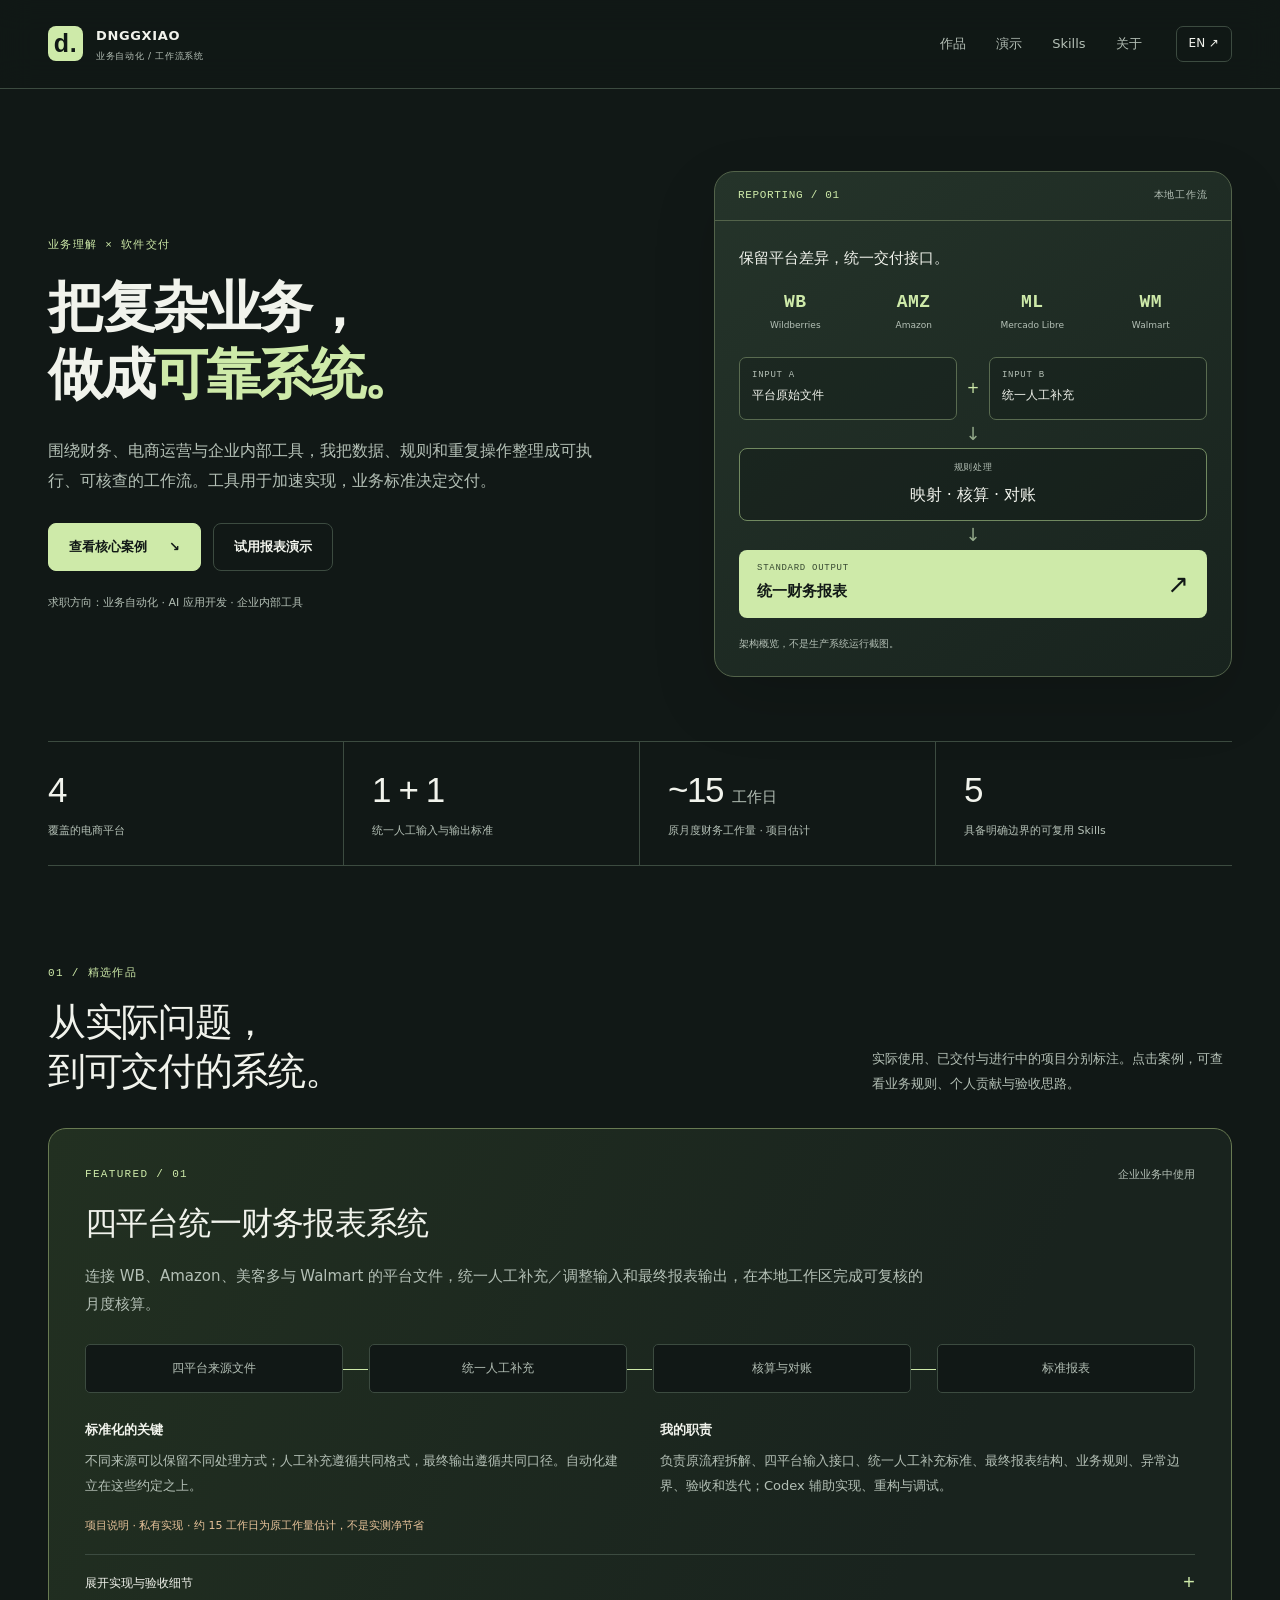
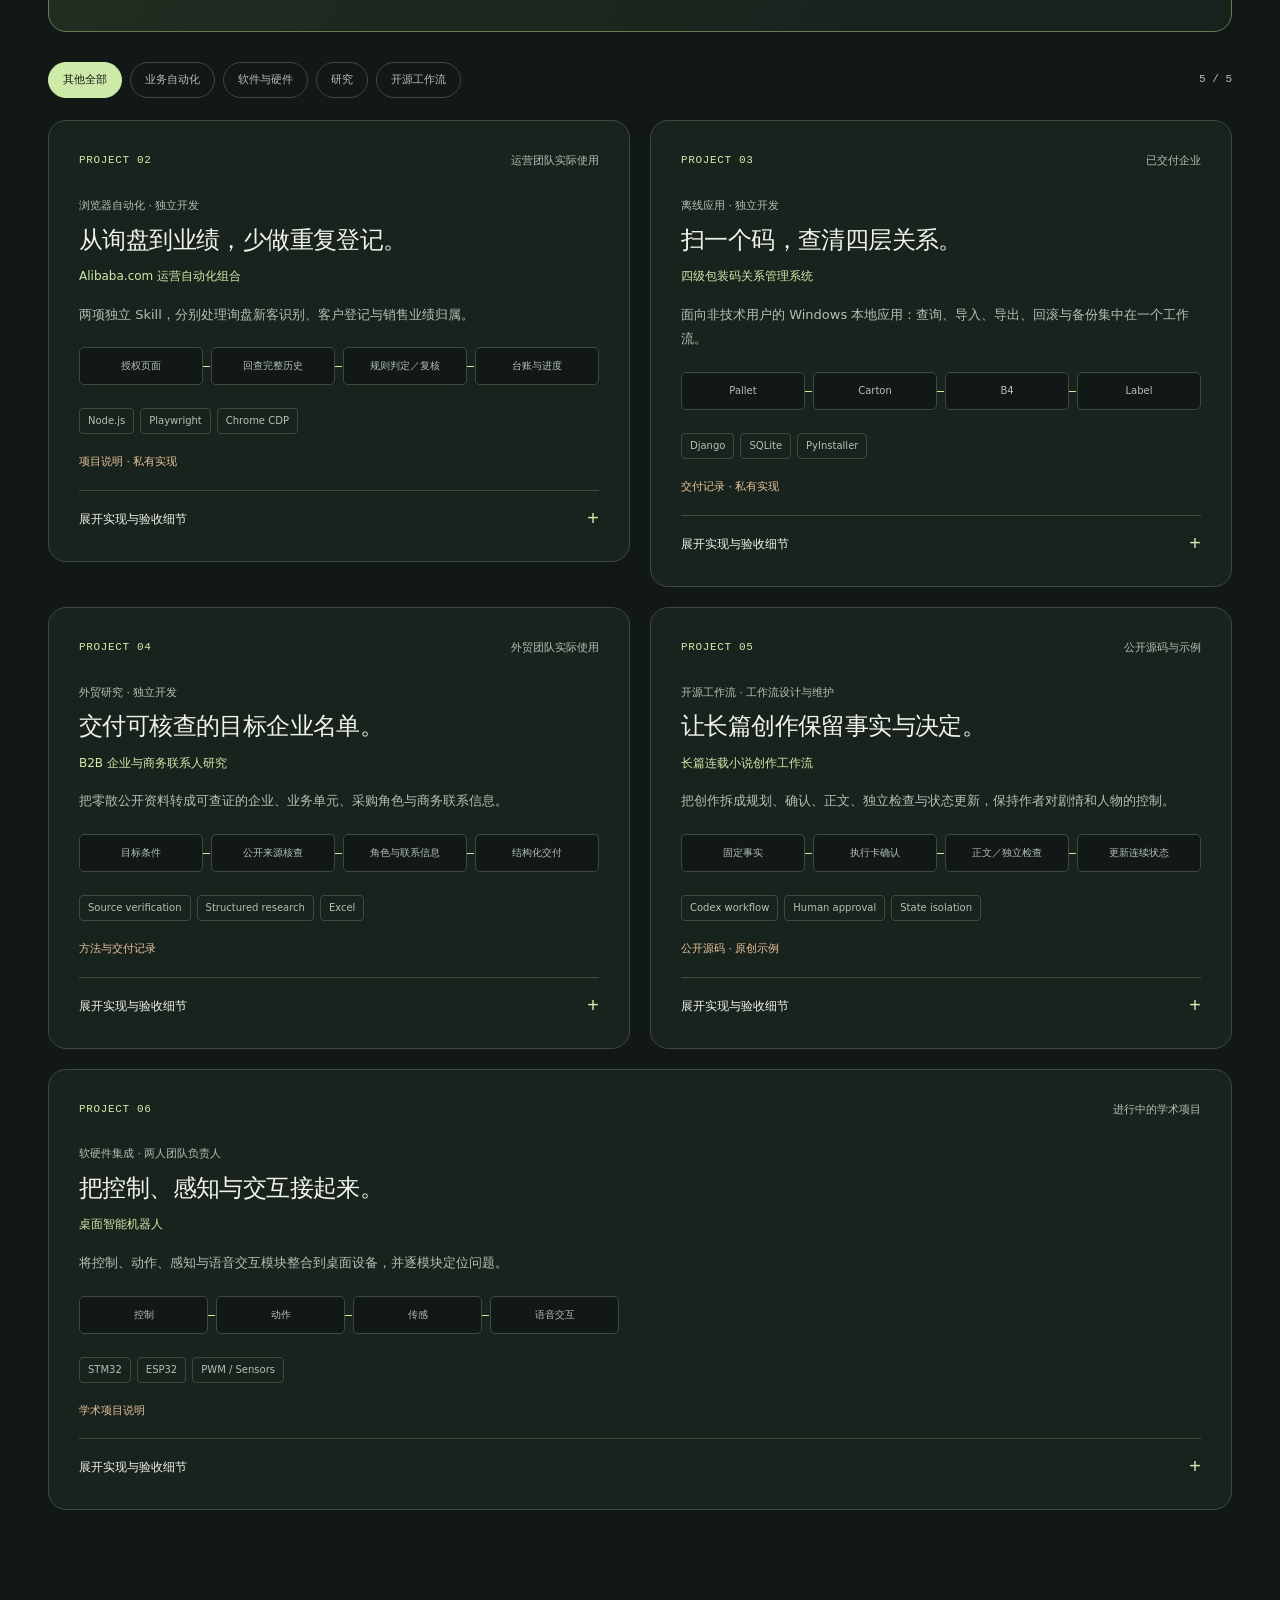
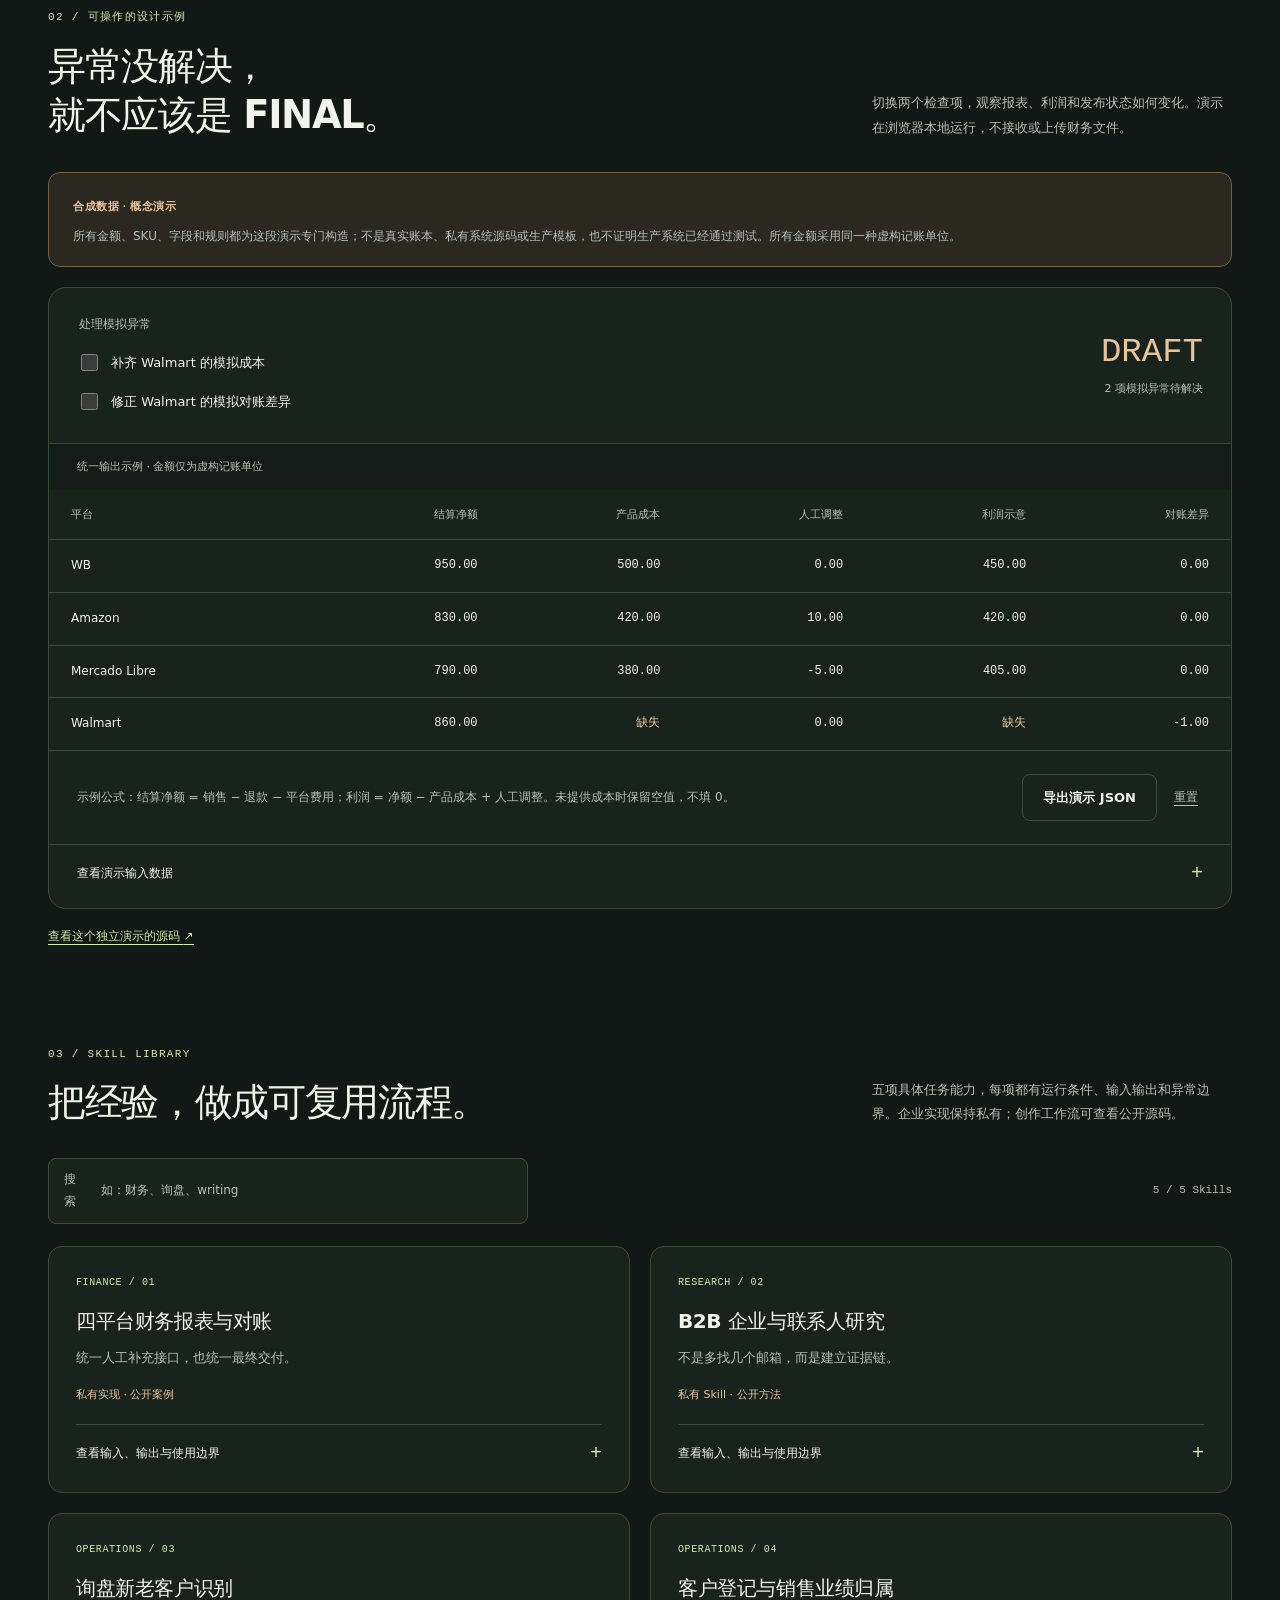
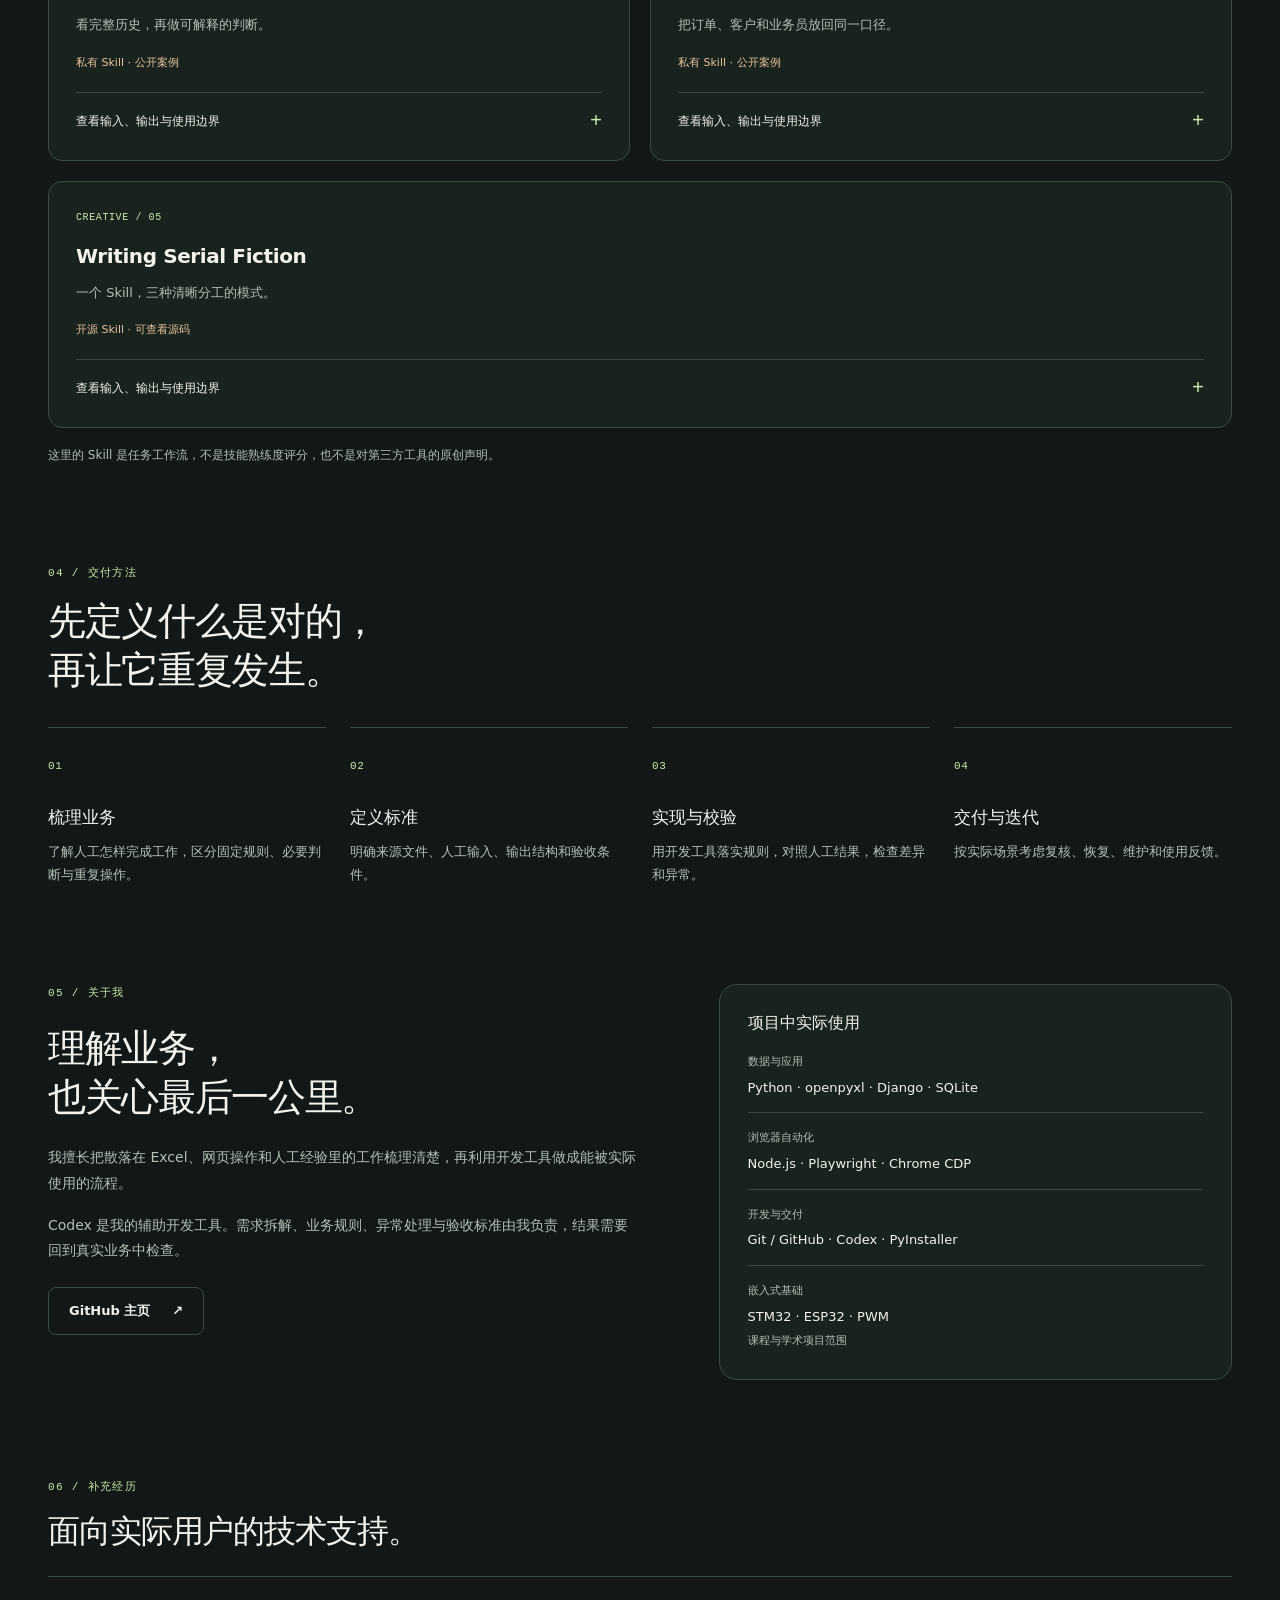
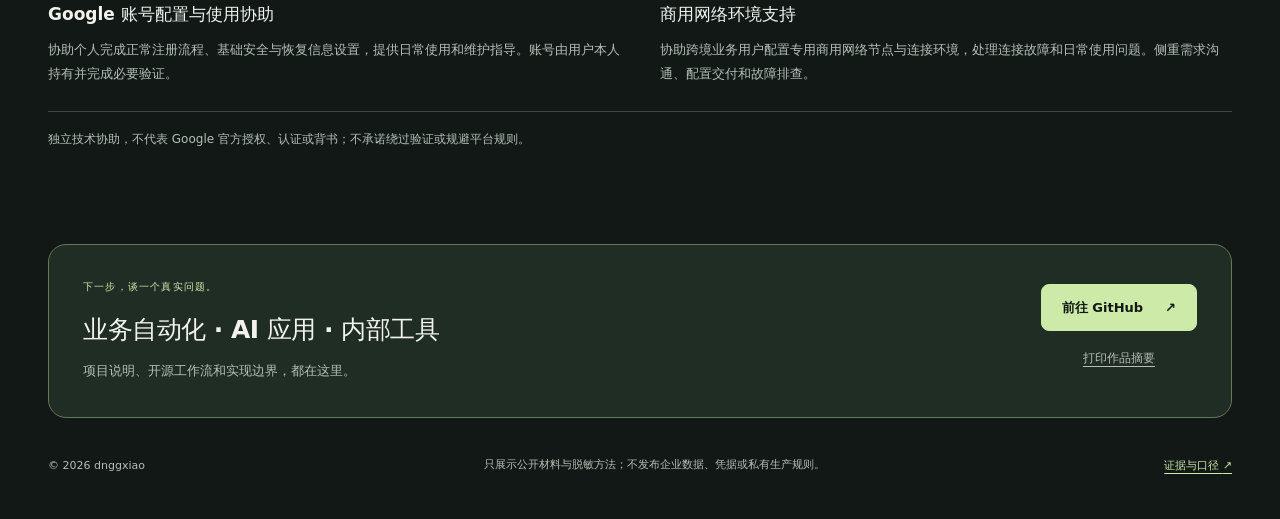
<file: docs/index.html>
<!doctype html>
<html lang="zh-CN">
<head>
<meta charset="utf-8">
<meta name="viewport" content="width=device-width,initial-scale=1">
<meta name="description" content="业务自动化求职作品集：四平台统一财务报表、电商运营、企业工具与五项可复用 Skill。">
<meta property="og:title" content="dnggxiao · 业务自动化与工作流系统">
<meta property="og:description" content="业务自动化求职作品集：四平台统一财务报表、电商运营、企业工具与五项可复用 Skill。">
<meta property="og:type" content="website">
<meta name="theme-color" content="#111816">
<meta name="referrer" content="strict-origin-when-cross-origin">
<meta name="color-scheme" content="dark light">
<meta http-equiv="Content-Security-Policy" content="default-src 'none'; script-src 'self'; style-src 'self'; img-src 'self' data:; connect-src 'none'; base-uri 'none'; form-action 'none'; object-src 'none'">
<title>dnggxiao · 业务自动化与工作流系统</title>
<link rel="alternate" hreflang="zh-CN" href="index.html">
<link rel="alternate" hreflang="en" href="index.en.html">
<link rel="icon" type="image/svg+xml" href="favicon.svg">
<link rel="stylesheet" href="styles.css">
<script defer src="content.js"></script>
<script defer src="demo.js"></script>
<script defer src="app.js"></script>
</head>
<body><div id="app"><main class="shell fallback"><p><a href="index.en.html">English</a></p><h1>dnggxiao · 业务自动化与工作流系统</h1><p>围绕财务、电商运营与企业内部工具，我把数据、业务规则和重复操作整理成可执行、可核查的工作流。工具用于加速实现，业务标准决定交付。</p><article><h2>四平台统一财务报表系统</h2><p>企业业务中使用 · 项目负责人</p><p>连接 WB、Amazon、美客多与 Walmart 的平台文件，统一人工补充／调整输入和最终报表输出，在本地工作区完成可复核的月度核算。</p><p><a href="https://github.com/dnggxiao/ai-agent-portfolio/blob/main/case-studies/finance.md">完整案例</a></p></article><article><h2>Alibaba.com 运营自动化组合</h2><p>运营团队实际使用 · 独立开发</p><p>两项独立 Skill，分别处理询盘新客识别、客户登记与销售业绩归属。</p><p><a href="https://github.com/dnggxiao/ai-agent-portfolio/blob/main/case-studies/operations.md">完整案例</a></p></article><article><h2>四级包装码关系管理系统</h2><p>已交付企业 · 独立开发</p><p>面向非技术用户的 Windows 本地应用：查询、导入、导出、回滚与备份集中在一个工作流。</p><p><a href="https://github.com/dnggxiao/ai-agent-portfolio/blob/main/case-studies/codes.md">完整案例</a></p></article><article><h2>B2B 企业与商务联系人研究</h2><p>外贸团队实际使用 · 独立开发</p><p>把零散公开资料转成可查证的企业、业务单元、采购角色与商务联系信息。</p><p><a href="https://github.com/dnggxiao/ai-agent-portfolio/blob/main/case-studies/research.md">完整案例</a></p></article><article><h2>长篇连载小说创作工作流</h2><p>公开源码与示例 · 工作流设计与维护</p><p>把创作拆成规划、确认、正文、独立检查与状态更新，保持作者对剧情和人物的控制。</p><p><a href="https://github.com/dnggxiao/ai-agent-portfolio/blob/main/case-studies/fiction.md">完整案例</a></p></article><article><h2>桌面智能机器人</h2><p>进行中的学术项目 · 两人团队负责人</p><p>将控制、动作、感知与语音交互模块整合到桌面设备，并逐模块定位问题。</p><p><a href="https://github.com/dnggxiao/ai-agent-portfolio/blob/main/case-studies/robot.md">完整案例</a></p></article><h2>Skills</h2><ul><li>四平台财务报表与对账 — 统一人工补充接口，也统一最终交付。</li><li>B2B 企业与联系人研究 — 不是多找几个邮箱，而是建立证据链。</li><li>询盘新老客户识别 — 看完整历史，再做可解释的判断。</li><li>客户登记与销售业绩归属 — 把订单、客户和业务员放回同一口径。</li><li>Writing Serial Fiction — 一个 Skill，三种清晰分工的模式。</li></ul><p><a href="https://github.com/dnggxiao/ai-agent-portfolio/blob/main/README.md">完整作品集</a> · <a href="https://github.com/dnggxiao/ai-agent-portfolio/blob/main/EVIDENCE.md">证据与口径</a></p><noscript><p>当前为无脚本阅读版。交互演示需要 JavaScript，以上项目介绍仍可阅读。</p></noscript></main></div></body>
</html>
</file>
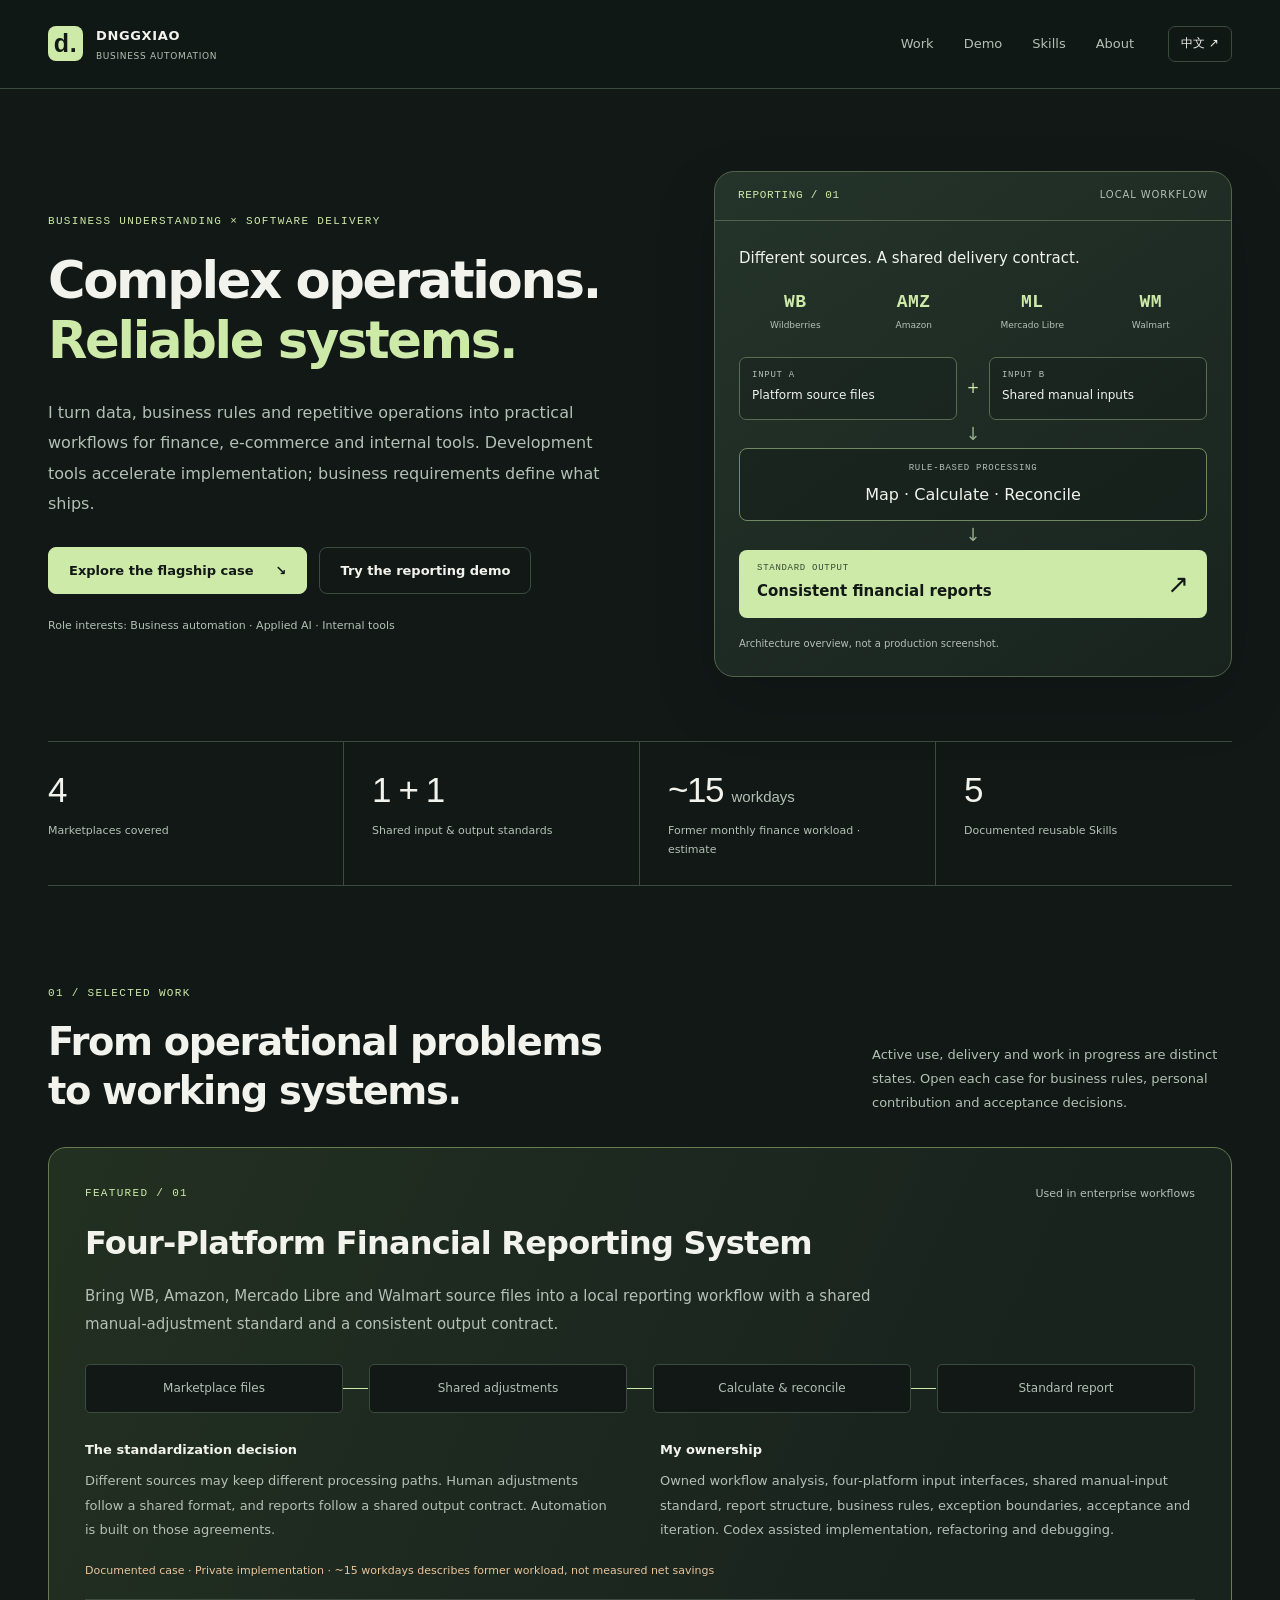
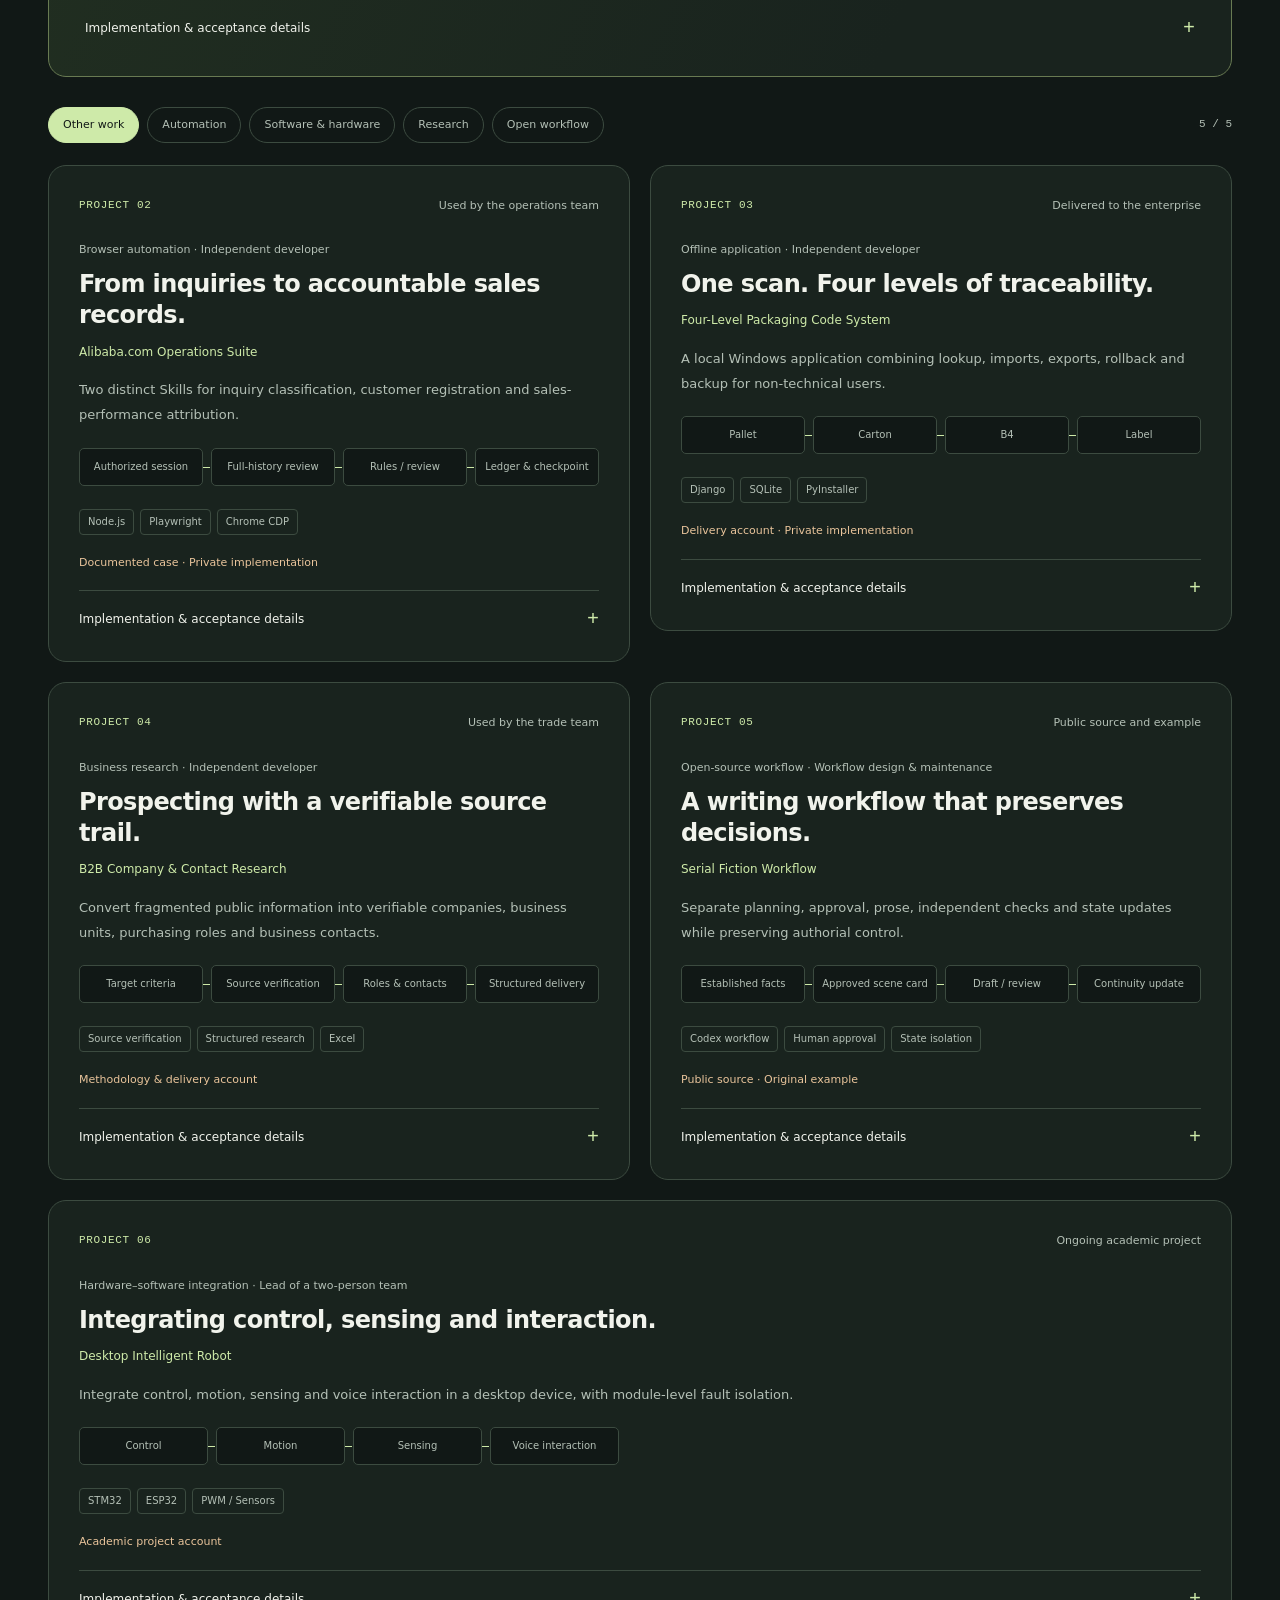
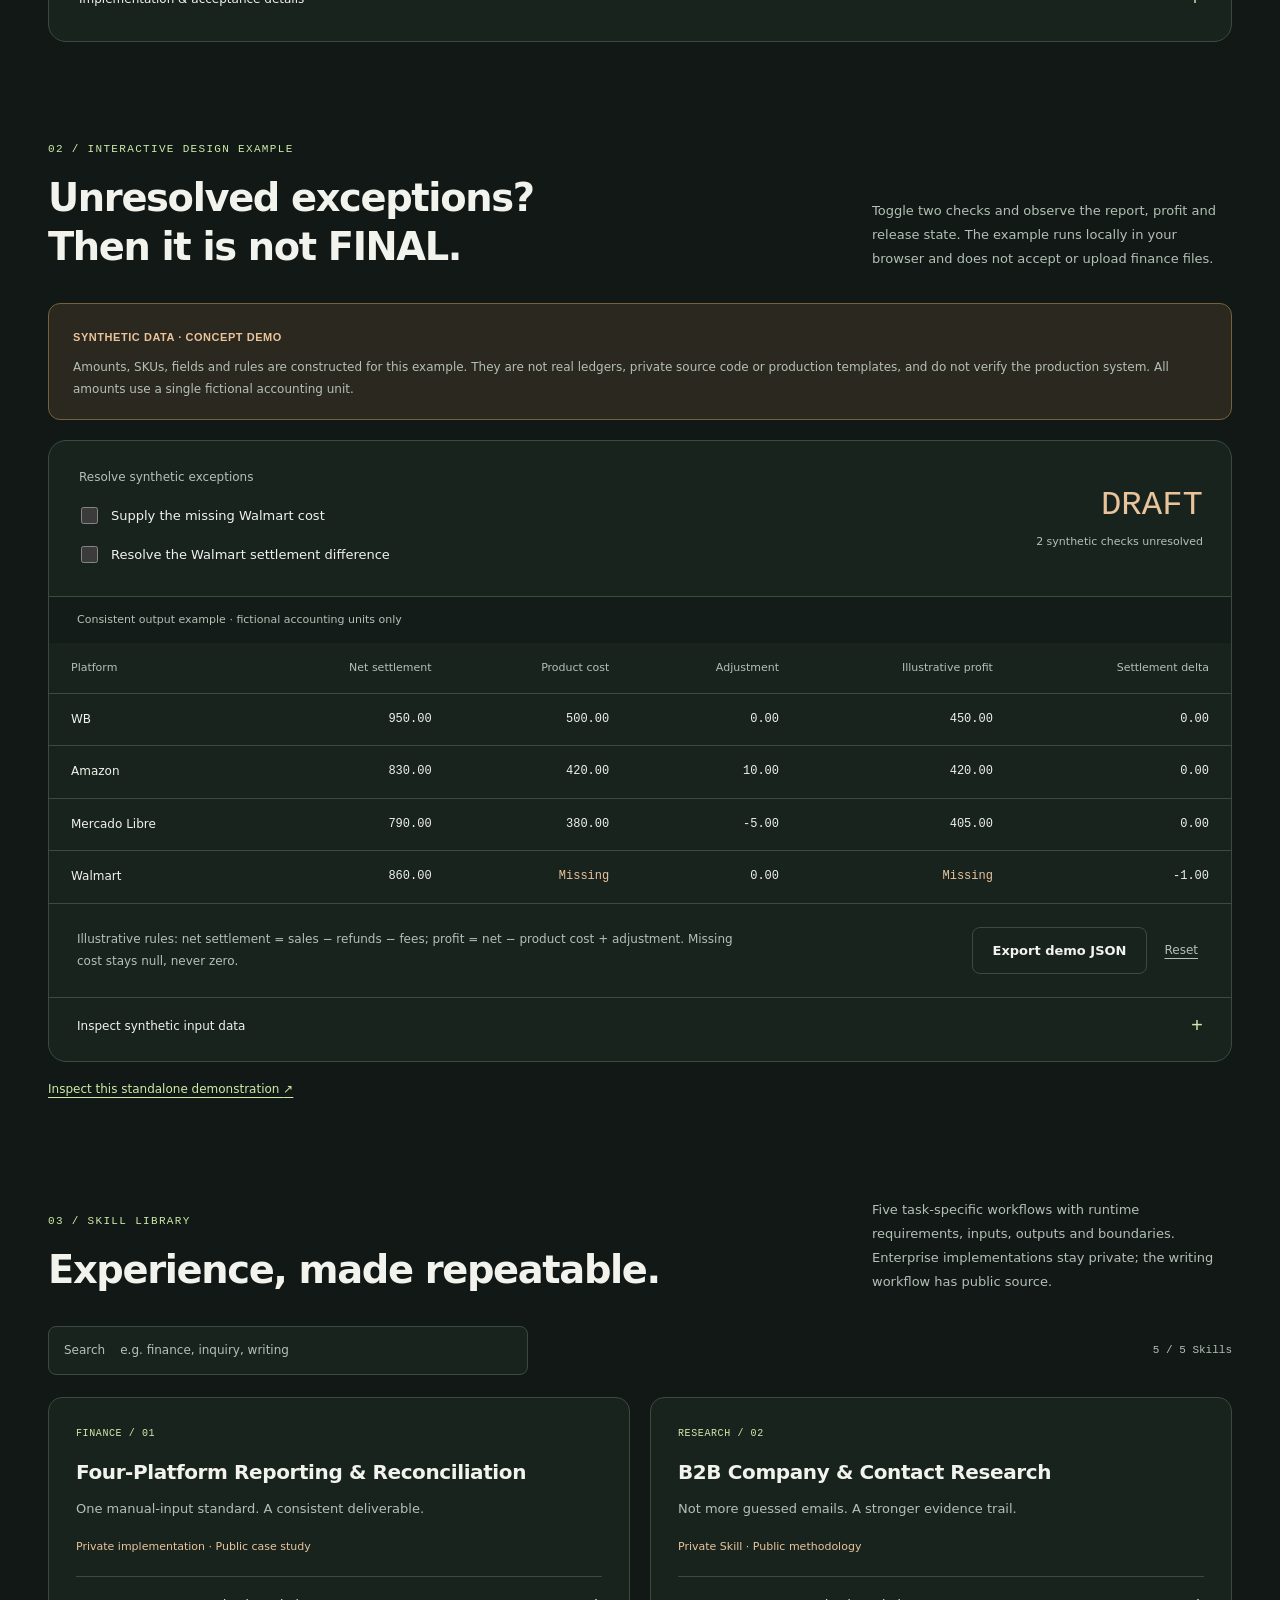
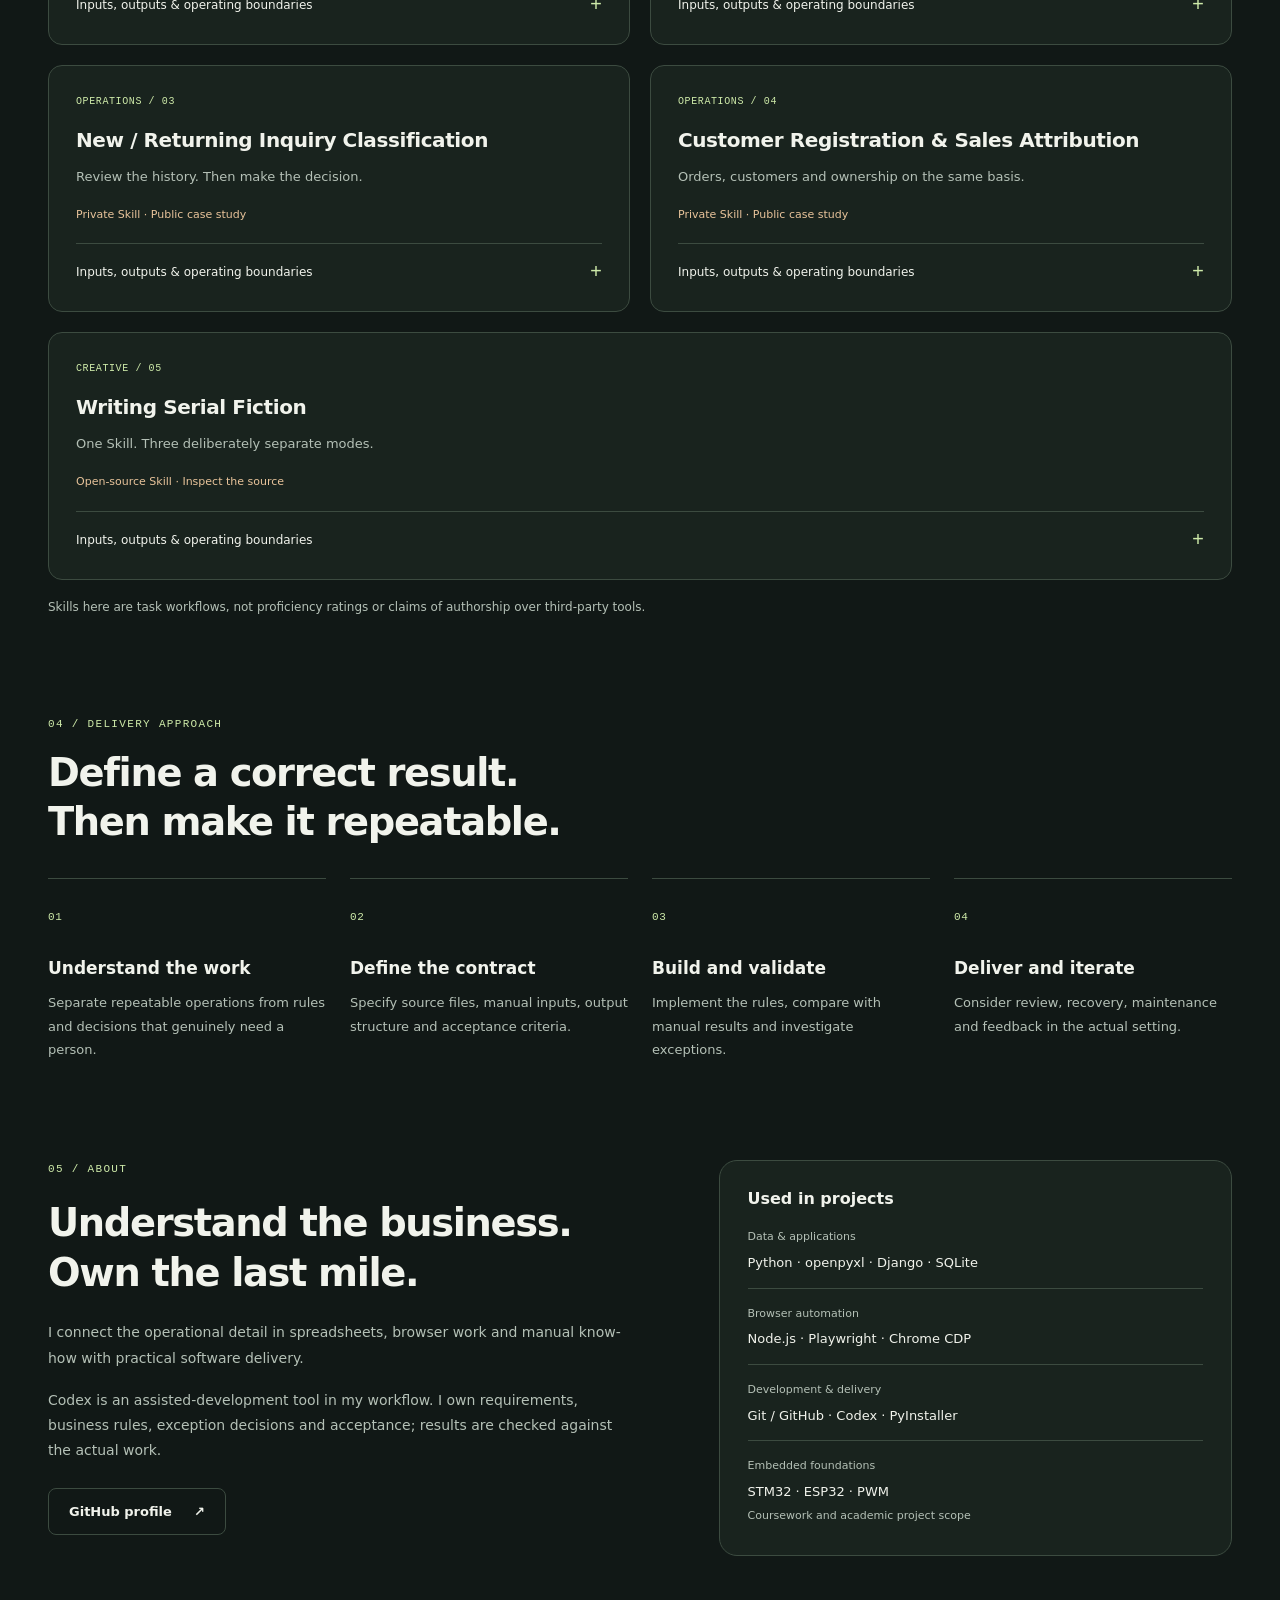
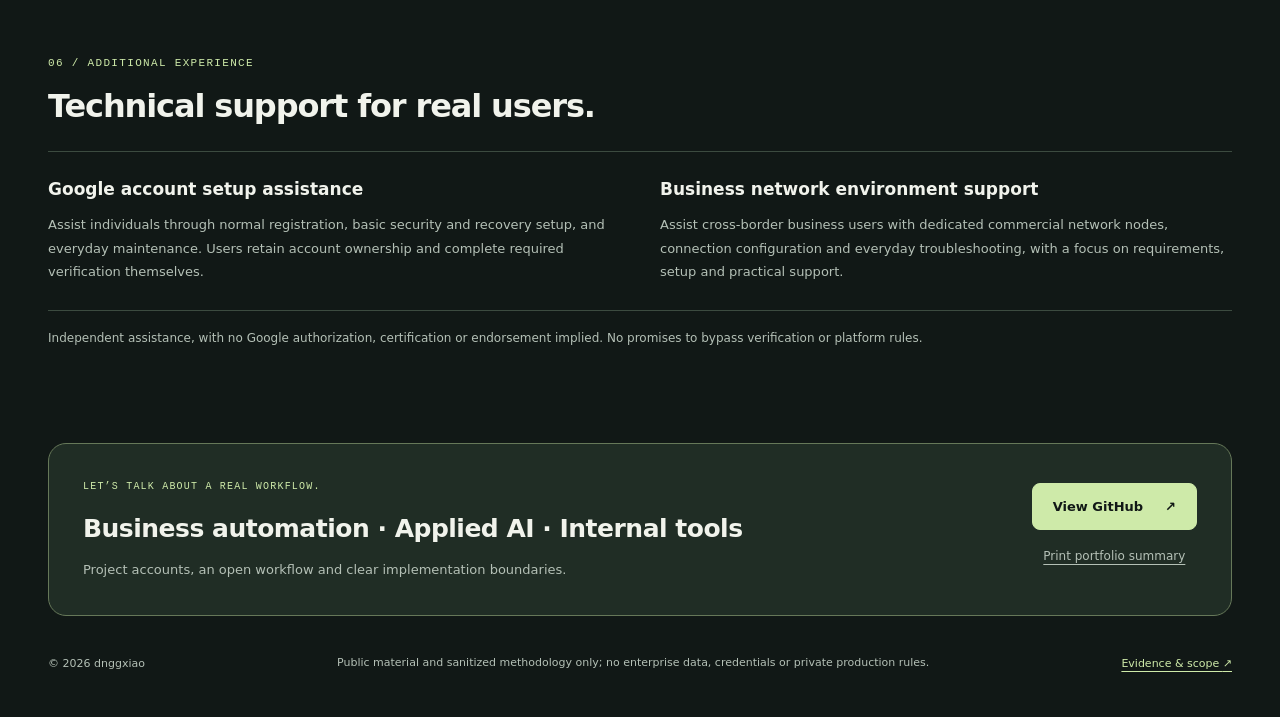
<file: docs/index.en.html>
<!doctype html>
<html lang="en">
<head>
<meta charset="utf-8">
<meta name="viewport" content="width=device-width,initial-scale=1">
<meta name="description" content="Business automation portfolio: four-marketplace financial reporting, operations workflows, internal tools and five reusable Skills.">
<meta property="og:title" content="dnggxiao · Business Automation &amp; Workflow Systems">
<meta property="og:description" content="Business automation portfolio: four-marketplace financial reporting, operations workflows, internal tools and five reusable Skills.">
<meta property="og:type" content="website">
<meta name="theme-color" content="#111816">
<meta name="referrer" content="strict-origin-when-cross-origin">
<meta name="color-scheme" content="dark light">
<meta http-equiv="Content-Security-Policy" content="default-src 'none'; script-src 'self'; style-src 'self'; img-src 'self' data:; connect-src 'none'; base-uri 'none'; form-action 'none'; object-src 'none'">
<title>dnggxiao · Business Automation &amp; Workflow Systems</title>
<link rel="alternate" hreflang="zh-CN" href="index.html">
<link rel="alternate" hreflang="en" href="index.en.html">
<link rel="icon" type="image/svg+xml" href="favicon.svg">
<link rel="stylesheet" href="styles.css">
<script defer src="content.js"></script>
<script defer src="demo.js"></script>
<script defer src="app.js"></script>
</head>
<body><div id="app"><main class="shell fallback"><p><a href="index.html">中文</a></p><h1>dnggxiao · Business Automation &amp; Workflow Systems</h1><p>I turn data, business rules and repetitive operations into practical workflows for finance, e-commerce and internal tools. Development tools accelerate implementation; business requirements define what ships.</p><article><h2>Four-Platform Financial Reporting System</h2><p>Used in enterprise workflows · Project lead</p><p>Bring WB, Amazon, Mercado Libre and Walmart source files into a local reporting workflow with a shared manual-adjustment standard and a consistent output contract.</p><p><a href="https://github.com/dnggxiao/ai-agent-portfolio/blob/main/case-studies/finance.en.md">Full case study</a></p></article><article><h2>Alibaba.com Operations Suite</h2><p>Used by the operations team · Independent developer</p><p>Two distinct Skills for inquiry classification, customer registration and sales-performance attribution.</p><p><a href="https://github.com/dnggxiao/ai-agent-portfolio/blob/main/case-studies/operations.en.md">Full case study</a></p></article><article><h2>Four-Level Packaging Code System</h2><p>Delivered to the enterprise · Independent developer</p><p>A local Windows application combining lookup, imports, exports, rollback and backup for non-technical users.</p><p><a href="https://github.com/dnggxiao/ai-agent-portfolio/blob/main/case-studies/codes.en.md">Full case study</a></p></article><article><h2>B2B Company &amp; Contact Research</h2><p>Used by the trade team · Independent developer</p><p>Convert fragmented public information into verifiable companies, business units, purchasing roles and business contacts.</p><p><a href="https://github.com/dnggxiao/ai-agent-portfolio/blob/main/case-studies/research.en.md">Full case study</a></p></article><article><h2>Serial Fiction Workflow</h2><p>Public source and example · Workflow design &amp; maintenance</p><p>Separate planning, approval, prose, independent checks and state updates while preserving authorial control.</p><p><a href="https://github.com/dnggxiao/ai-agent-portfolio/blob/main/case-studies/fiction.en.md">Full case study</a></p></article><article><h2>Desktop Intelligent Robot</h2><p>Ongoing academic project · Lead of a two-person team</p><p>Integrate control, motion, sensing and voice interaction in a desktop device, with module-level fault isolation.</p><p><a href="https://github.com/dnggxiao/ai-agent-portfolio/blob/main/case-studies/robot.en.md">Full case study</a></p></article><h2>Skills</h2><ul><li>Four-Platform Reporting &amp; Reconciliation — One manual-input standard. A consistent deliverable.</li><li>B2B Company &amp; Contact Research — Not more guessed emails. A stronger evidence trail.</li><li>New / Returning Inquiry Classification — Review the history. Then make the decision.</li><li>Customer Registration &amp; Sales Attribution — Orders, customers and ownership on the same basis.</li><li>Writing Serial Fiction — One Skill. Three deliberately separate modes.</li></ul><p><a href="https://github.com/dnggxiao/ai-agent-portfolio/blob/main/README.en.md">Full portfolio</a> · <a href="https://github.com/dnggxiao/ai-agent-portfolio/blob/main/EVIDENCE.md">Evidence & scope</a></p><noscript><p>This is the no-script reading view. Interactive demonstrations need JavaScript; the project summaries above remain available.</p></noscript></main></div></body>
</html>
</file>
<file: docs/styles.css>
/* Self-contained, responsive portfolio. No remote fonts or tracking. */
:root{color-scheme:dark;--bg:#111816;--panel:#19231e;--panel2:#202d25;--ink:#f1f3ec;--muted:#b4c0b6;--accent:#ceeaa9;--line:#3c4b40;--warm:#e9c49b;--radius:18px;font-family:"Segoe UI","Noto Sans CJK SC","Microsoft YaHei",system-ui,sans-serif}
*{box-sizing:border-box}html{scroll-behavior:smooth;scroll-padding-top:110px}body{margin:0;background:var(--bg);color:var(--ink);font-size:15px;line-height:1.8}a{color:inherit;text-decoration:none}button,input{font:inherit}button,a,input,summary{touch-action:manipulation;-webkit-tap-highlight-color:transparent}button{cursor:pointer}button:disabled{cursor:not-allowed}a:focus-visible,button:focus-visible,summary:focus-visible,input:focus-visible,[tabindex]:focus-visible{outline:3px solid var(--warm);outline-offset:5px}::selection{background:var(--accent);color:var(--bg)}[hidden]{display:none!important}h1,h2,h3,h4,p{margin-top:0}h1,h2,h3,h4{line-height:1.3}p{margin-bottom:16px}.shell{width:min(1232px,calc(100% - 96px));margin:auto;min-width:0}.mono,.eyebrow,.count{font-family:Consolas,"Liberation Mono",monospace}.eyebrow{font-size:11px;letter-spacing:.12em;color:var(--accent);margin-bottom:19px}.caption{font-size:12px;color:var(--muted);line-height:1.7;margin:17px 0 0}.skip{position:fixed;left:20px;top:-100px;padding:12px 24px;background:var(--accent);color:var(--bg);z-index:100}.skip:focus{top:12px}
.site-header{position:sticky;top:0;z-index:20;background:#111816f5;border-bottom:1px solid var(--line);backdrop-filter:blur(16px)}.nav{display:flex;align-items:center;min-height:88px;gap:34px}.brand{display:flex;align-items:center;gap:13px;letter-spacing:.05em;font-size:13px;font-weight:650;white-space:nowrap}.brand b{background:var(--accent);color:var(--bg);width:35px;height:35px;display:grid;place-items:center;border-radius:8px;font:800 25px/1 "Segoe UI",sans-serif}.brand small{display:block;font-size:9px;font-weight:400;letter-spacing:.075em;color:var(--muted)}.nav nav{display:flex;gap:30px;margin-left:auto;font-size:13px;color:var(--muted)}.nav nav a:hover,.text-link:hover{color:var(--accent)}.language{border:1px solid var(--line);border-radius:7px;font-size:12px;padding:6px 12px;white-space:nowrap}.language:hover{border-color:var(--accent)}
.hero{display:grid;grid-template-columns:1.17fr 1fr;gap:60px;align-items:center;padding:82px 0 64px}.hero h1{font-size:clamp(43px,4.3vw,66px);font-weight:620;letter-spacing:-.045em;line-height:1.22;margin:0 0 27px}.hero h1 em{font-style:normal;color:var(--accent)}html[lang=en] .hero h1{font-size:clamp(40px,4vw,60px);line-height:1.17;letter-spacing:-.045em}.lead{font-size:16px;color:var(--muted);line-height:1.9}.hero .lead{max-width:570px;margin-bottom:27px}.actions{display:flex;align-items:center;gap:12px;flex-wrap:wrap}.button{display:inline-flex;gap:22px;align-items:center;justify-content:center;min-height:46px;padding:11px 20px;background:transparent;border:1px solid var(--line);border-radius:8px;color:var(--ink);font-size:13px;font-weight:600}.button:hover{border-color:var(--accent)}.button.primary{background:var(--accent);border-color:var(--accent);color:var(--bg)}.role-line{font-size:11px;color:var(--muted);margin:22px 0 0}.report-map{border:1px solid #53634a;border-radius:20px;background:linear-gradient(145deg,#25342a,#18231e);min-width:0;box-shadow:0 24px 65px #0002}.map-top{border-bottom:1px solid #53634a;display:flex;justify-content:space-between;padding:14px 23px;font-size:10px;color:var(--muted);letter-spacing:.09em}.map-body{padding:24px}.map-caption{font-size:15px;margin:0 0 20px}.markets{display:grid;grid-template-columns:repeat(4,1fr);gap:6px;text-align:center;margin-bottom:24px}.markets span{font-size:9px;color:var(--muted);display:flex;flex-direction:column;gap:5px}.markets b{font:600 18px Consolas,monospace;color:var(--accent);letter-spacing:.025em}.input-pair{display:grid;grid-template-columns:1fr 18px 1fr;align-items:center;gap:7px}.input-pair>div{padding:12px;background:#11181655;border:1px solid #596b50;border-radius:7px}.input-pair>span{text-align:center;color:var(--accent)}.input-pair small,.report-output small{display:block;font:9px Consolas,monospace;letter-spacing:.08em;color:var(--muted);margin-bottom:5px}.input-pair strong{font-size:12px;font-weight:500;display:block}.connector{text-align:center;color:#93a98a;font-size:18px;line-height:1.6}.engine{background:#11181666;border:1px solid #718960;border-radius:8px;text-align:center;padding:11px}.engine .mono{font-size:9px;color:var(--muted);display:block;letter-spacing:.08em}.engine strong{font-size:16px;display:block;margin-top:4px;font-weight:500}.report-output{background:var(--accent);color:var(--bg);padding:13px 18px;border-radius:8px;display:flex;justify-content:space-between;align-items:center}.report-output small{color:#374931}.report-output strong{font-size:15px;font-weight:600}.report-output>span{font-size:26px;line-height:1}.report-map .caption{font-size:10px;margin-top:17px}
.proof-strip{display:grid;grid-template-columns:repeat(4,1fr);border-top:1px solid var(--line);border-bottom:1px solid var(--line)}.proof-strip>div{padding:25px 28px;border-right:1px solid var(--line)}.proof-strip>div:first-child{padding-left:0}.proof-strip>div:last-child{border:0}.proof-strip strong{display:block;font:500 35px/1.3 "Segoe UI",sans-serif;letter-spacing:-.04em}.proof-strip small{font:400 15px/1.3 "Segoe UI",sans-serif;color:var(--muted);letter-spacing:0}.proof-strip span{font-size:11px;color:var(--muted);display:block;margin-top:8px}
.section{padding-top:98px}.section-head{display:flex;justify-content:space-between;align-items:flex-end;gap:40px;margin-bottom:32px}.section-head .eyebrow{margin-bottom:13px}.section h2{font-size:clamp(30px,3vw,41px);font-weight:550;line-height:1.28;letter-spacing:-.035em;margin-bottom:0}.section-desc{font-size:13px;line-height:1.85;color:var(--muted);max-width:360px;margin:0}.project-grid,.skill-grid{display:grid;grid-template-columns:repeat(2,minmax(0,1fr));gap:20px;align-items:start}.project-card{background:var(--panel);border:1px solid var(--line);border-radius:var(--radius);padding:30px;min-width:0}.project-card:hover{border-color:#667859}.card-top{display:flex;justify-content:space-between;align-items:center;gap:12px;margin-bottom:25px}.mono{font-size:11px;color:var(--accent);letter-spacing:.06em}.status{font-size:11px;color:var(--muted)}.type{font-size:11px;color:var(--muted);margin-bottom:9px}.project-card h3{font-size:24px;font-weight:550;letter-spacing:-.025em;margin-bottom:10px}.project-name{font-size:12px;color:var(--accent);margin-bottom:15px}.summary{font-size:13px;line-height:1.9;color:var(--muted);margin-bottom:20px}.mini-flow{list-style:none;display:grid;grid-template-columns:repeat(4,minmax(0,1fr));gap:8px;margin:0 0 23px;padding:0}.mini-flow li{position:relative;background:var(--bg);border:1px solid var(--line);border-radius:5px;padding:10px 7px;font-size:10px;line-height:1.6;text-align:center;color:var(--muted);display:flex;align-items:center;justify-content:center}.mini-flow li+li:before{content:"";position:absolute;left:-9px;width:7px;top:50%;border-top:1px solid var(--accent)}.chips{display:flex;gap:6px;flex-wrap:wrap;margin-bottom:18px}.chips span{font-size:10px;color:var(--muted);padding:3px 8px;border:1px solid var(--line);border-radius:4px}.evidence-label{font-size:11px;color:var(--warm);margin:18px 0}.project-card details,.skill-card details{border-top:1px solid var(--line)}summary{display:flex;align-items:center;justify-content:space-between;gap:20px;cursor:pointer;list-style:none;font-size:12px;padding-top:17px;line-height:1.6}summary::-webkit-details-marker{display:none}summary:after{content:"+";font:20px Consolas,monospace;color:var(--accent)}details[open]>summary:after{content:"−"}.detail{font-size:13px;color:var(--muted);padding:4px 0 2px;line-height:1.9}.detail h4{font-size:12px;color:var(--ink);margin:22px 0 8px}.detail p{margin-bottom:8px}.detail .text-link{display:inline-block;margin:18px 18px 0 0}.text-link{font-size:12px;text-decoration:underline;text-underline-offset:4px;color:var(--accent)}.featured{padding:36px;border-color:#687a52;background:linear-gradient(115deg,#223021,var(--panel) 75%);margin-bottom:30px}.featured-top{display:flex;justify-content:space-between;gap:30px}.featured-top>div{max-width:850px}.featured-top .status{white-space:nowrap}.featured h3{font-size:32px;margin-bottom:17px}.featured .summary{font-size:15px;margin-bottom:25px}.featured .mini-flow{max-width:100%;gap:26px}.featured .mini-flow li{font-size:12px;padding:14px 10px}.featured .mini-flow li+li:before{left:-27px;width:25px}.feature-columns{display:grid;grid-template-columns:1fr 1fr;gap:40px}.feature-columns h4{font-size:13px;font-weight:600;margin:6px 0 10px}.feature-columns p{font-size:13px;color:var(--muted);line-height:1.9;margin:0}.filter-row,.skill-toolbar{display:flex;align-items:center;justify-content:space-between;gap:20px;margin:25px 0 22px}.filters{display:flex;flex-wrap:wrap;gap:8px}.filters button{padding:7px 14px;border-radius:24px;border:1px solid var(--line);color:var(--muted);background:transparent;font-size:11px;min-height:36px}.filters button[aria-pressed=true]{background:var(--accent);border-color:var(--accent);color:var(--bg)}.count{font-size:11px;color:var(--muted);white-space:nowrap}.project-grid>.project-card:last-child{grid-column:1/-1}.project-grid>.project-card:last-child .mini-flow{max-width:540px}.project-grid>.project-card:last-child .summary{max-width:900px}
.demo-notice{background:#2b281f;border:1px solid #74613e;border-radius:12px;padding:19px 24px;margin-bottom:20px}.demo-notice b{color:var(--warm);font:600 11px/1.6 "Segoe UI",sans-serif;letter-spacing:.05em}.demo-notice p{color:var(--muted);font-size:12px;line-height:1.8;margin:7px 0 0}.demo-panel{border:1px solid var(--line);border-radius:var(--radius);background:var(--panel);overflow:hidden}.demo-controls{display:flex;align-items:center;justify-content:space-between;padding:26px 28px;gap:25px}.demo-controls fieldset{border:0;margin:0;padding:0;min-width:0;display:flex;flex-direction:column;gap:9px}.demo-controls legend{font-size:12px;color:var(--muted);margin-bottom:12px}.demo-controls label{font-size:13px;display:flex;align-items:center;gap:10px;cursor:pointer;min-height:30px}.demo-controls input{width:17px;height:17px;accent-color:var(--accent);flex-shrink:0}.demo-state{min-width:220px;max-width:310px;text-align:right}.demo-state strong{font:500 34px/1.3 Consolas,monospace;display:block;color:var(--warm)}.demo-state strong.good{color:var(--accent)}.demo-state span{color:var(--muted);font-size:11px}.table-scroll{overflow:auto;border-block:1px solid var(--line);max-width:100%}table{width:100%;border-collapse:collapse;min-width:710px;font-size:12px;text-align:right}caption{font-size:11px;text-align:left;padding:13px 28px;background:#11181699;color:var(--muted)}th,td{padding:15px 22px;border-bottom:1px solid var(--line);white-space:nowrap;font-weight:400}thead th{font-size:11px;color:var(--muted)}tbody th{text-align:left;color:var(--ink)}thead th:first-child{text-align:left}tbody tr:last-child>*{border-bottom:0}td{font-family:Consolas,"Liberation Mono",monospace;font-variant-numeric:tabular-nums}td.missing{color:var(--warm)}.demo-footer{padding:23px 28px;display:flex;justify-content:space-between;align-items:center;gap:30px}.demo-footer p{max-width:680px;font-size:12px;color:var(--muted);margin:0}.demo-footer .actions{flex-shrink:0}.text-button{border:0;background:transparent;color:var(--muted);font-size:12px;text-decoration:underline;text-underline-offset:4px;padding:8px 5px;min-height:40px}.sample-details{border-top:1px solid var(--line);padding:0 28px 23px}.sample-details pre{background:var(--bg);padding:20px;font:11px/1.7 Consolas,monospace;color:var(--muted);max-height:320px;overflow:auto;border-radius:8px;margin:16px 0 0}
.search-box{font-size:12px;color:var(--muted);border:1px solid var(--line);border-radius:8px;padding:10px 15px;display:flex;align-items:center;gap:12px;width:min(480px,100%);background:var(--panel)}.search-box input{background:transparent;color:var(--ink);border:0;min-width:0;width:100%;font-size:12px;padding:3px}.search-box input::placeholder{color:var(--muted)}.skill-card{padding:27px;background:var(--panel);border:1px solid var(--line);border-radius:14px;min-width:0}.skill-card .mono{font-size:10px;margin:0 0 15px}.skill-card h3{font-size:20px;line-height:1.45;font-weight:550;letter-spacing:-.02em;margin-bottom:10px}.skill-card .summary{margin-bottom:10px}.skill-card .evidence-label{margin:15px 0 19px}.skill-card:last-child{grid-column:1/-1}.empty{padding:23px;border:1px dashed var(--line);color:var(--muted);font-size:13px;border-radius:10px}
.method-grid{display:grid;grid-template-columns:repeat(4,minmax(0,1fr));gap:24px}.method-grid article{border-top:1px solid var(--line);padding-top:23px}.method-grid h3{font-size:17px;font-weight:550;margin:28px 0 12px}.method-grid p{font-size:13px;color:var(--muted);margin:0}.about{display:grid;grid-template-columns:1.15fr 1fr;gap:80px}.about h2{margin-bottom:22px}.about p:not(.eyebrow){color:var(--muted);font-size:14px}.about .button{margin-top:8px}.technical{padding:28px;background:var(--panel);border:1px solid var(--line);border-radius:var(--radius)}.technical h3{font-size:16px;font-weight:550;margin:0 0 18px}.technical dl{margin:0}.technical dt{font-size:11px;color:var(--muted);margin-top:15px}.technical dd{font-size:13px;margin:4px 0 0;padding-bottom:13px;border-bottom:1px solid var(--line)}.technical dd:last-child{padding-bottom:0;border-bottom:0}.technical small{font-size:11px;color:var(--muted)}.service-grid{display:grid;grid-template-columns:1fr 1fr;gap:40px;padding:26px 0;border-block:1px solid var(--line)}.service-grid h3{font-size:17px;font-weight:550;margin:0 0 13px}.service-grid p{font-size:13px;color:var(--muted);margin:0}.services .section-head{margin-bottom:24px}.services h2{font-size:32px}.contact{margin:95px 0 38px;background:var(--panel2);border:1px solid #667859;border-radius:18px;padding:34px;display:flex;align-items:center;justify-content:space-between;gap:30px}.contact h2{font-size:25px;font-weight:550;line-height:1.4;letter-spacing:-.02em;margin:0 0 12px}.contact p:not(.eyebrow){font-size:13px;color:var(--muted);margin:0}.contact .eyebrow{font-size:10px;margin:0 0 15px}.contact-actions{display:flex;flex-direction:column;align-items:center;gap:7px;flex-shrink:0}.footer{display:flex;align-items:flex-start;justify-content:space-between;gap:24px;padding-bottom:34px;color:var(--muted);font-size:11px}.footer p{max-width:660px;line-height:1.7;margin:0}.footer>span{white-space:nowrap}.footer .text-link{white-space:nowrap;font-size:11px}.fallback{padding:65px 0;max-width:900px}.fallback h1{font-size:42px}.fallback a{text-decoration:underline;color:var(--accent)}.fallback li{margin:10px 0}
@media(max-width:1050px){.shell{width:calc(100% - 56px)}.hero{gap:32px;padding:60px 0 46px}.hero h1{font-size:47px}html[lang=en] .hero h1{font-size:45px}.map-body{padding:20px}.proof-strip>div{padding:22px 18px}.proof-strip strong{font-size:30px}.section{padding-top:80px}.demo-footer{flex-direction:column;align-items:flex-start;gap:15px}.about{gap:40px}.nav{gap:22px}.nav nav{gap:22px}}
@media(max-width:760px){html{scroll-padding-top:130px}.shell{width:calc(100% - 36px)}.nav{min-height:100px;flex-wrap:wrap;gap:8px 20px;padding:13px 0}.brand{font-size:12px}.brand small{font-size:8px}.nav nav{width:100%;order:3;margin:0;justify-content:space-between;gap:15px;font-size:12px}.language{margin-left:auto}.hero{grid-template-columns:1fr;gap:36px;padding:46px 0 35px}.hero h1,html[lang=en] .hero h1{font-size:clamp(38px,8.3vw,58px)}.hero .lead{font-size:14px;max-width:570px}.eyebrow{font-size:10px}.role-line{font-size:10px}.report-map{max-width:570px;width:100%}.map-body{padding:23px}.map-caption{font-size:15px}.input-pair strong{font-size:12px}.proof-strip{grid-template-columns:repeat(2,minmax(0,1fr))}.proof-strip>div{padding:20px!important}.proof-strip>div:nth-child(2){border-right:0}.proof-strip>div:nth-child(-n+2){border-bottom:1px solid var(--line)}.proof-strip span{font-size:10px}.proof-strip strong{font-size:30px}.proof-strip small{font-size:12px}.section{padding-top:65px}.section-head{flex-direction:column;align-items:flex-start;gap:18px;margin-bottom:25px}.section-desc{max-width:none;font-size:13px}.section h2{font-size:31px}.project-grid,.skill-grid{grid-template-columns:1fr;gap:17px}.project-card,.featured{padding:24px}.featured-top{display:block}.featured-top .status{display:block;margin-bottom:20px}.featured h3{font-size:26px}.featured .summary{font-size:14px}.featured .mini-flow{gap:10px}.featured .mini-flow li{font-size:10px;padding:12px 5px}.featured .mini-flow li+li:before{width:9px;left:-11px}.feature-columns{grid-template-columns:1fr;gap:20px}.feature-columns p{font-size:13px}.filter-row{align-items:flex-start;gap:10px}.filter-row .count{padding-top:7px}.filters{gap:6px}.filters button{font-size:10px;padding:6px 10px}.project-card h3{font-size:22px}.card-top{margin-bottom:19px}.status{font-size:10px}.mini-flow{gap:8px}.mini-flow li{font-size:10px;padding:10px 5px}.project-grid>.project-card:last-child,.skill-card:last-child{grid-column:auto}.demo-notice{padding:18px}.demo-controls{padding:23px 20px;flex-direction:column;align-items:flex-start;gap:20px}.demo-state{width:100%;max-width:none;text-align:left;min-width:0;padding-top:18px;border-top:1px solid var(--line)}.demo-state strong{font-size:28px}.demo-controls label{font-size:12px}.demo-footer{padding:20px}.sample-details{padding:0 20px 20px}caption{padding:12px 20px}th,td{padding:14px 18px}.skill-toolbar{gap:12px;align-items:flex-start}.search-box{padding:9px 12px;gap:9px}.skill-toolbar .count{padding-top:12px}.skill-card{padding:23px}.method-grid{grid-template-columns:repeat(2,minmax(0,1fr));gap:25px}.method-grid h3{margin-top:20px;font-size:16px}.method-grid p{font-size:12px}.about{grid-template-columns:1fr;gap:27px}.technical{padding:24px}.service-grid{grid-template-columns:1fr;gap:26px}.contact{margin:65px 0 30px;flex-direction:column;align-items:flex-start;padding:25px;gap:22px}.contact h2{font-size:24px}.contact-actions{align-items:flex-start}.footer{flex-wrap:wrap;gap:12px}.footer p{order:3;width:100%}.footer .text-link{margin-left:auto}}
@media(max-width:360px){.shell{width:calc(100% - 28px)}.hero h1,html[lang=en] .hero h1{font-size:36px}.button{padding:11px 15px;font-size:12px;gap:14px}.project-card,.featured,.skill-card{padding:20px}.markets span{font-size:8px}.map-body{padding:18px}.map-caption{font-size:13px}.input-pair{gap:5px;grid-template-columns:1fr 13px 1fr}.input-pair>div{padding:10px 8px}.input-pair strong{font-size:11px}.proof-strip>div{padding:18px 12px!important}.proof-strip strong{font-size:28px}.mini-flow li{font-size:9px}.skill-toolbar{flex-wrap:wrap}.skill-toolbar .count{padding-top:0}}
@media(prefers-reduced-motion:reduce){html{scroll-behavior:auto}*,*:before,*:after{transition:none!important;animation:none!important}}
@media print{ @page{size:A4;margin:15mm} :root{color-scheme:light;--bg:#fff;--ink:#111;--muted:#333;--accent:#183f28;--line:#aaa;--panel:#fff;--panel2:#fff;--warm:#333}body{font-size:10pt;line-height:1.5;background:#fff!important;color:#111!important}.shell{width:100%}.site-header,.report-map,.hero .actions,.filters,.filter-row,.skill-toolbar,#skill-empty,#demo,.caption,.contact,.skip,details,.about .button{display:none!important}.hero{display:block;padding:0 0 15px}.hero h1,html[lang=en] .hero h1{font-size:29pt}.hero .lead{font-size:10pt;max-width:none}.proof-strip>div{padding:12px!important}.proof-strip strong{font-size:19pt}.proof-strip small{font-size:10pt}.section{padding-top:24px}.section-head{gap:20px;margin-bottom:15px}.section h2{font-size:19pt}.section-desc{font-size:9pt}.project-grid,.skill-grid{display:grid;grid-template-columns:1fr 1fr;gap:12px}#project-grid .project-card,.skill-grid .skill-card{display:block!important}.project-card,.skill-card,.featured{background:#fff!important;padding:14px;border-radius:0;break-inside:avoid}.featured{margin-bottom:14px}.featured h3{font-size:19pt}.project-card h3,.skill-card h3{font-size:13pt}.project-card .summary,.skill-card .summary,.feature-columns p{font-size:9pt}.featured .summary{font-size:10pt}.mini-flow,.chips{display:none}.card-top{margin-bottom:10px}.evidence-label{font-size:8pt;margin:10px 0 0}.method-grid{gap:16px}.method-grid h3{margin-top:13px;font-size:11pt}.method-grid p{font-size:9pt}.about{gap:20px}.about p:not(.eyebrow){font-size:9pt}.technical{padding:15px}.technical dd{font-size:9pt}.service-grid{gap:20px;padding:15px 0}.service-grid h3{font-size:11pt}.service-grid p{font-size:9pt}.footer{padding:25px 0 0;font-size:8pt}.footer .text-link{font-size:8pt}.featured,.report-map,.project-card{box-shadow:none}.status,.evidence-label,.eyebrow,.type{color:#333!important}}
</file>
